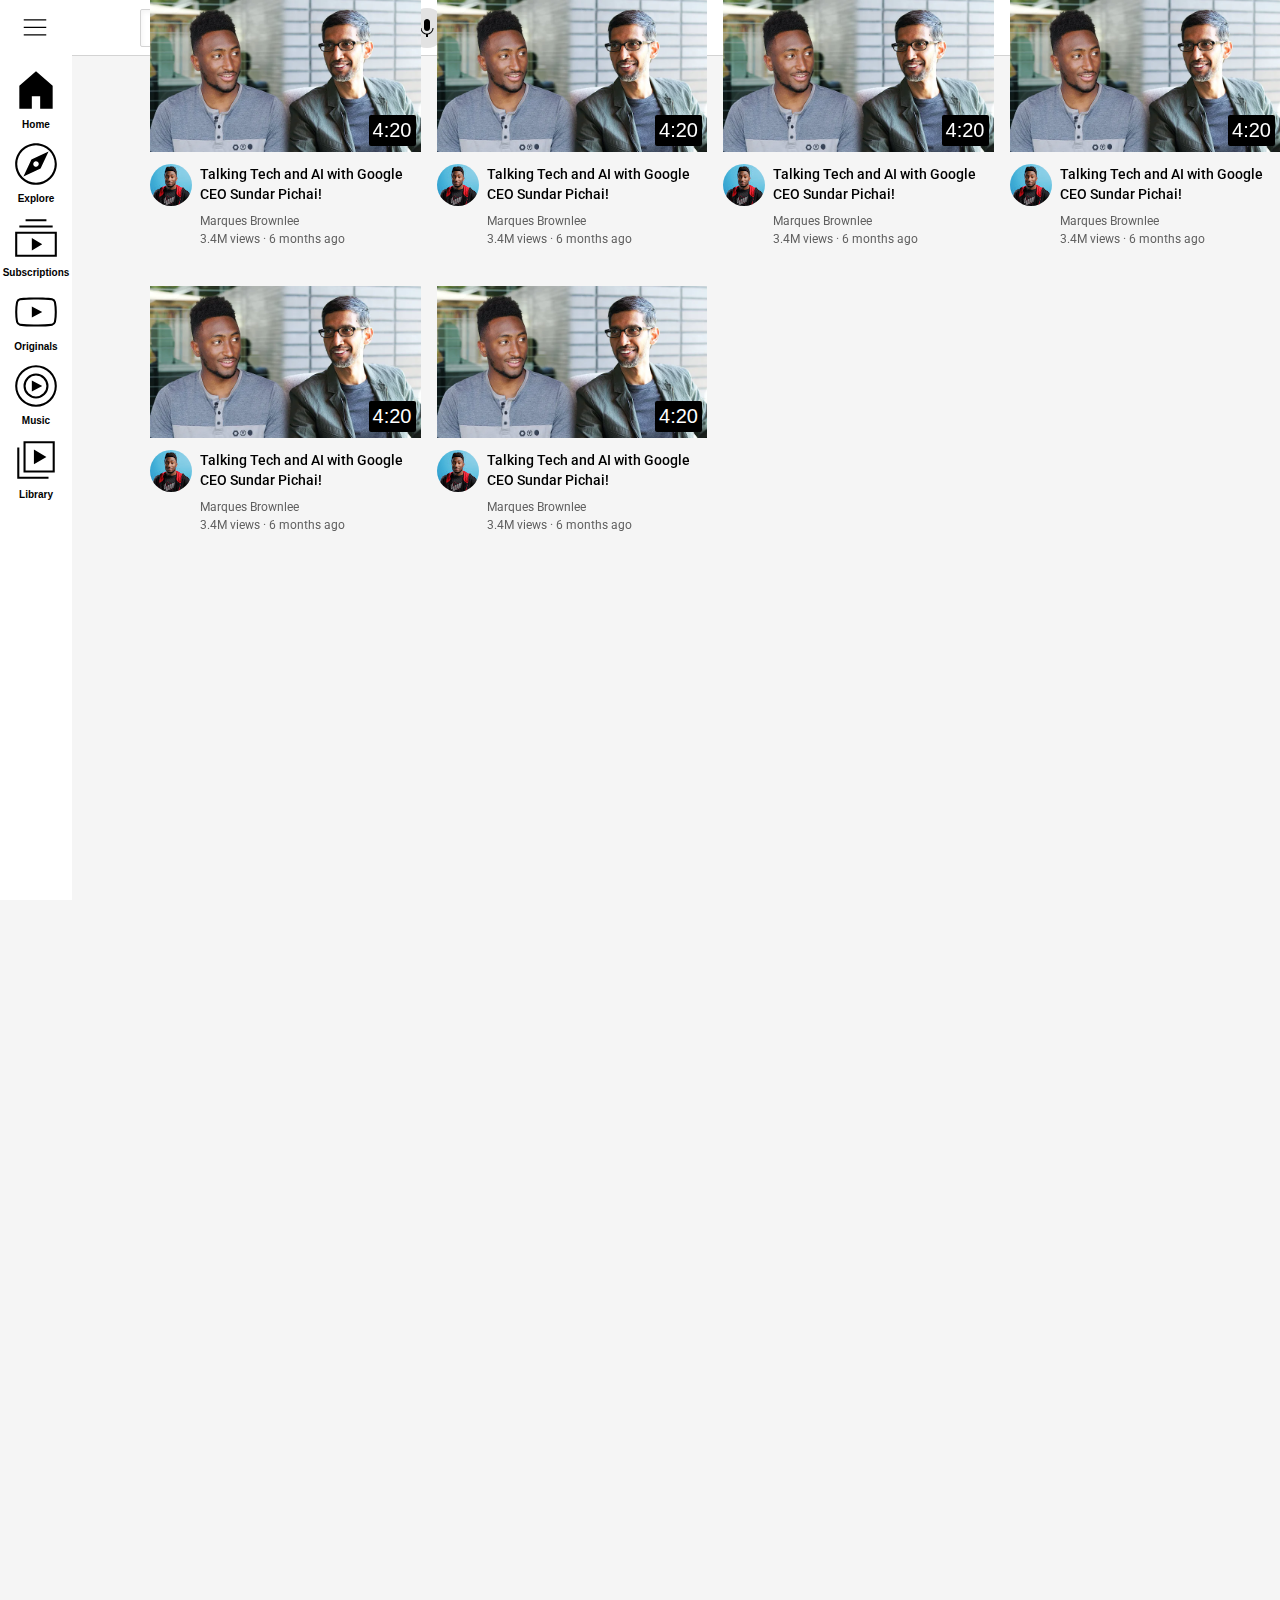
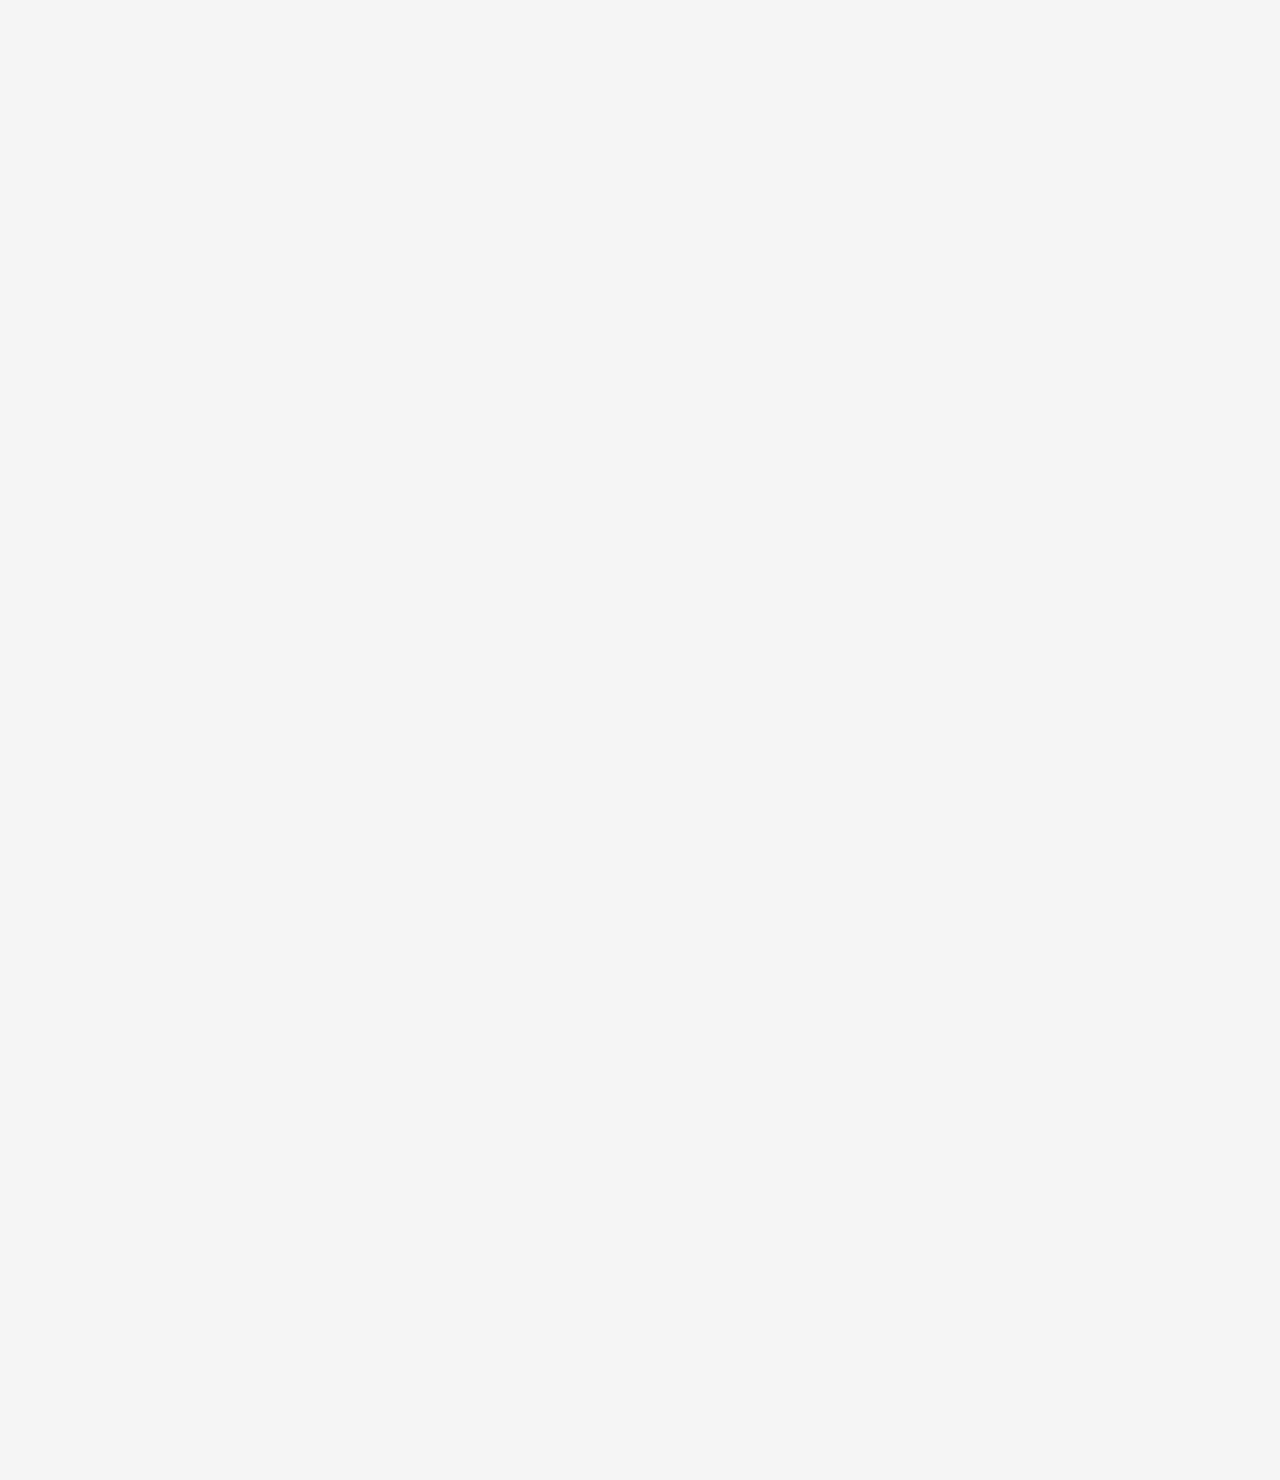
<file: index.html>
<!DOCTYPE html>
<html>
  <head>
    <title>Matts YouTube Clone Project</title>
    <link rel="preconnect" href="https://fonts.googleapis.com">
    <link rel="preconnect" href="https://fonts.gstatic.com" crossorigin>
    <link href="https://fonts.googleapis.com/css2?family=Roboto:wght@400;700&display=swap" rel="stylesheet">
    <link rel="stylesheet" href="styles/general.css">
    <link rel="stylesheet" href="styles/header.css">
    <link rel="stylesheet" href="styles/video.css">
    <link rel="stylesheet" href="styles/sidebar.css">

  </head>
    
  <body>
    <div class="header">
      <div class="left-section"> 
        <img
        class="hamburger-menu" 
        src="icons/hamburger-menu.svg"> 

        <div class="sidebar">
          <div class="sidebar-link"><img src="sidebaricons/home.svg"><div>Home</div></div>
          <div class="sidebar-link"><img src="sidebaricons/explore.svg"><div>Explore</div></div>
          <div class="sidebar-link"><img src="sidebaricons/subscriptions.svg"><div>Subscriptions</div></div>
          <div class="sidebar-link"><img src="sidebaricons/originals.svg"><div>Originals</div></div>
          <div class="sidebar-link"><img src="sidebaricons/youtube-music.svg"><div>Music</div></div>
          <div class="sidebar-link"><img src="sidebaricons/library.svg"><div>Library</div></div>
        </div>
      
      
      <div class="middle-section"><input class="search-bar" type="text" placeholder="Search">
          <button class="search-button" ><img class="search-icon"src="icons/search.svg"><div class="tooltip">Search</div></button>
          <button class="voice-search-button"><img class="voice-search-icon"src="icons/voice-search-icon.svg"><div class="tooltip">Search with your voice</div></button>
      </div>
      
      <div class="right-section">
        <div class="upload-icon-container"><img class="upload-icon"src="icons/upload.svg"><div class="tooltip">Create</div></div>
        <div class=apps-icon-container><img class="youtube-apps-icon" src="icons/youtube-apps.svg"><div class="tooltip">Apps</div></div>
        <div class="notifications-icon-container"><img class="notifications-icon" src="icons/notifications.svg"><div class="tooltip">Notifications</div><div class="notifications-count">3</div></div>
        <div class="current-user-picture-container"><img class="current-user-picture" src="channelpictures/my-channel.jpeg"><div class="tooltip">Current User</div></div>

      </div>
      </div>
      
    

      <div class="video-grid">
        <div class="video-preview">
        <div class="thumbnail-row"><img class="thumbnail" src="thumbnails/thumbnail-1 (1).webp"><div class="video-time">4:20</div></div>
          <div class="video-info-grid">
          <div class="channel-picture"><img class="profile-picture" src="channelpictures/channel-1.jpeg">  </div>
            <div class="video-info">                  
              <p class="video-title">Talking Tech and AI with Google CEO Sundar Pichai!</p>
              <p class="video-author">Marques Brownlee</p>
              <p class="video-stats">3.4M views &#183; 6 months ago</p>
            </div>
          </div>
        </div>
        
  
                
        <div class="video-preview">
          <div class="thumbnail-row"><img class="thumbnail" src="thumbnails/thumbnail-1 (1).webp"><div class="video-time">4:20</div></div>
          <div class="video-info-grid">
            <div class="channel-picture"><img class="profile-picture" src="channelpictures/channel-1.jpeg">  </div>
            <div class="video-info">                  
              <p class="video-title">Talking Tech and AI with Google CEO Sundar Pichai!</p>
              <p class="video-author">Marques Brownlee</p>
              <p class="video-stats">3.4M views &#183; 6 months ago</p>
            </div>
          </div>
        </div>
  
                
        <div class="video-preview">
          <div class="thumbnail-row"><img class="thumbnail" src="thumbnails/thumbnail-1 (1).webp"><div class="video-time">4:20</div></div>
          <div class="video-info-grid">
            <div class="channel-picture"><img class="profile-picture" src="channelpictures/channel-1.jpeg">  </div>
            <div class="video-info">                  
              <p class="video-title">Talking Tech and AI with Google CEO Sundar Pichai!</p>
              <p class="video-author">Marques Brownlee</p>
              <p class="video-stats">3.4M views &#183; 6 months ago</p>
            </div>
          </div>
        </div>
  
                
        <div class="video-preview">
          <div class="thumbnail-row"><img class="thumbnail" src="thumbnails/thumbnail-1 (1).webp"><div class="video-time">4:20</div></div>
          <div class="video-info-grid">
            <div class="channel-picture"><img class="profile-picture" src="channelpictures/channel-1.jpeg">  </div>
            <div class="video-info">                  
              <p class="video-title">Talking Tech and AI with Google CEO Sundar Pichai!</p>
              <p class="video-author">Marques Brownlee</p>
              <p class="video-stats">3.4M views &#183; 6 months ago</p>
            </div>
          </div>
        </div>
  
                
        <div class="video-preview">
          <div class="thumbnail-row"><img class="thumbnail" src="thumbnails/thumbnail-1 (1).webp"><div class="video-time">4:20</div></div>
          <div class="video-info-grid">
            <div class="channel-picture"><img class="profile-picture" src="channelpictures/channel-1.jpeg">  </div>
            <div class="video-info">                  
              <p class="video-title">Talking Tech and AI with Google CEO Sundar Pichai!</p>
              <p class="video-author">Marques Brownlee</p>
              <p class="video-stats">3.4M views &#183; 6 months ago</p>
            </div>
          </div>
        </div>
  
                
        <div class="video-preview">
          <div class="thumbnail-row"><img class="thumbnail" src="thumbnails/thumbnail-1 (1).webp"><div class="video-time">4:20</div></div>
          <div class="video-info-grid">
            <div class="channel-picture"><img class="profile-picture" src="channelpictures/channel-1.jpeg">  </div>
            <div class="video-info">                  
              <p class="video-title">Talking Tech and AI with Google CEO Sundar Pichai!</p>
              <p class="video-author">Marques Brownlee</p>
              <p class="video-stats">3.4M views &#183; 6 months ago</p>
            </div>
          </div>
        </div>


      </div>

    </body>
</html>
</file>
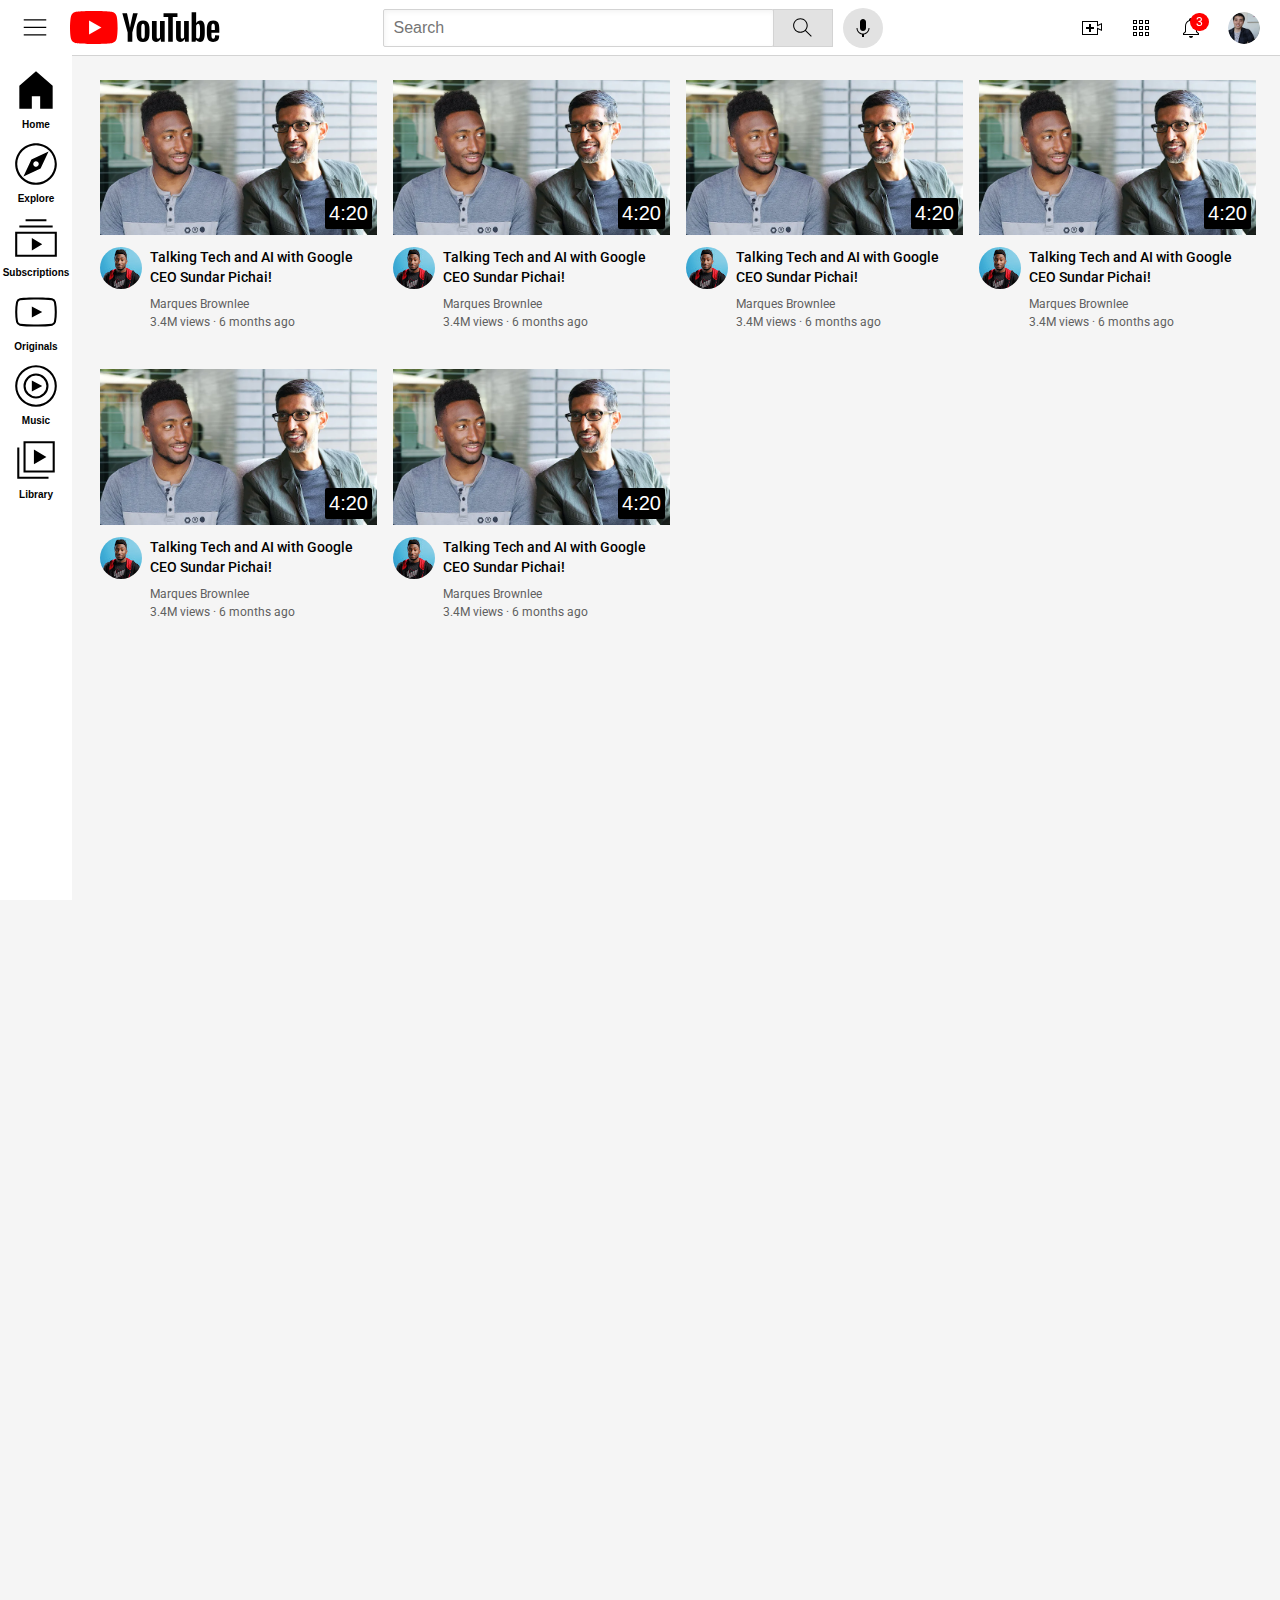
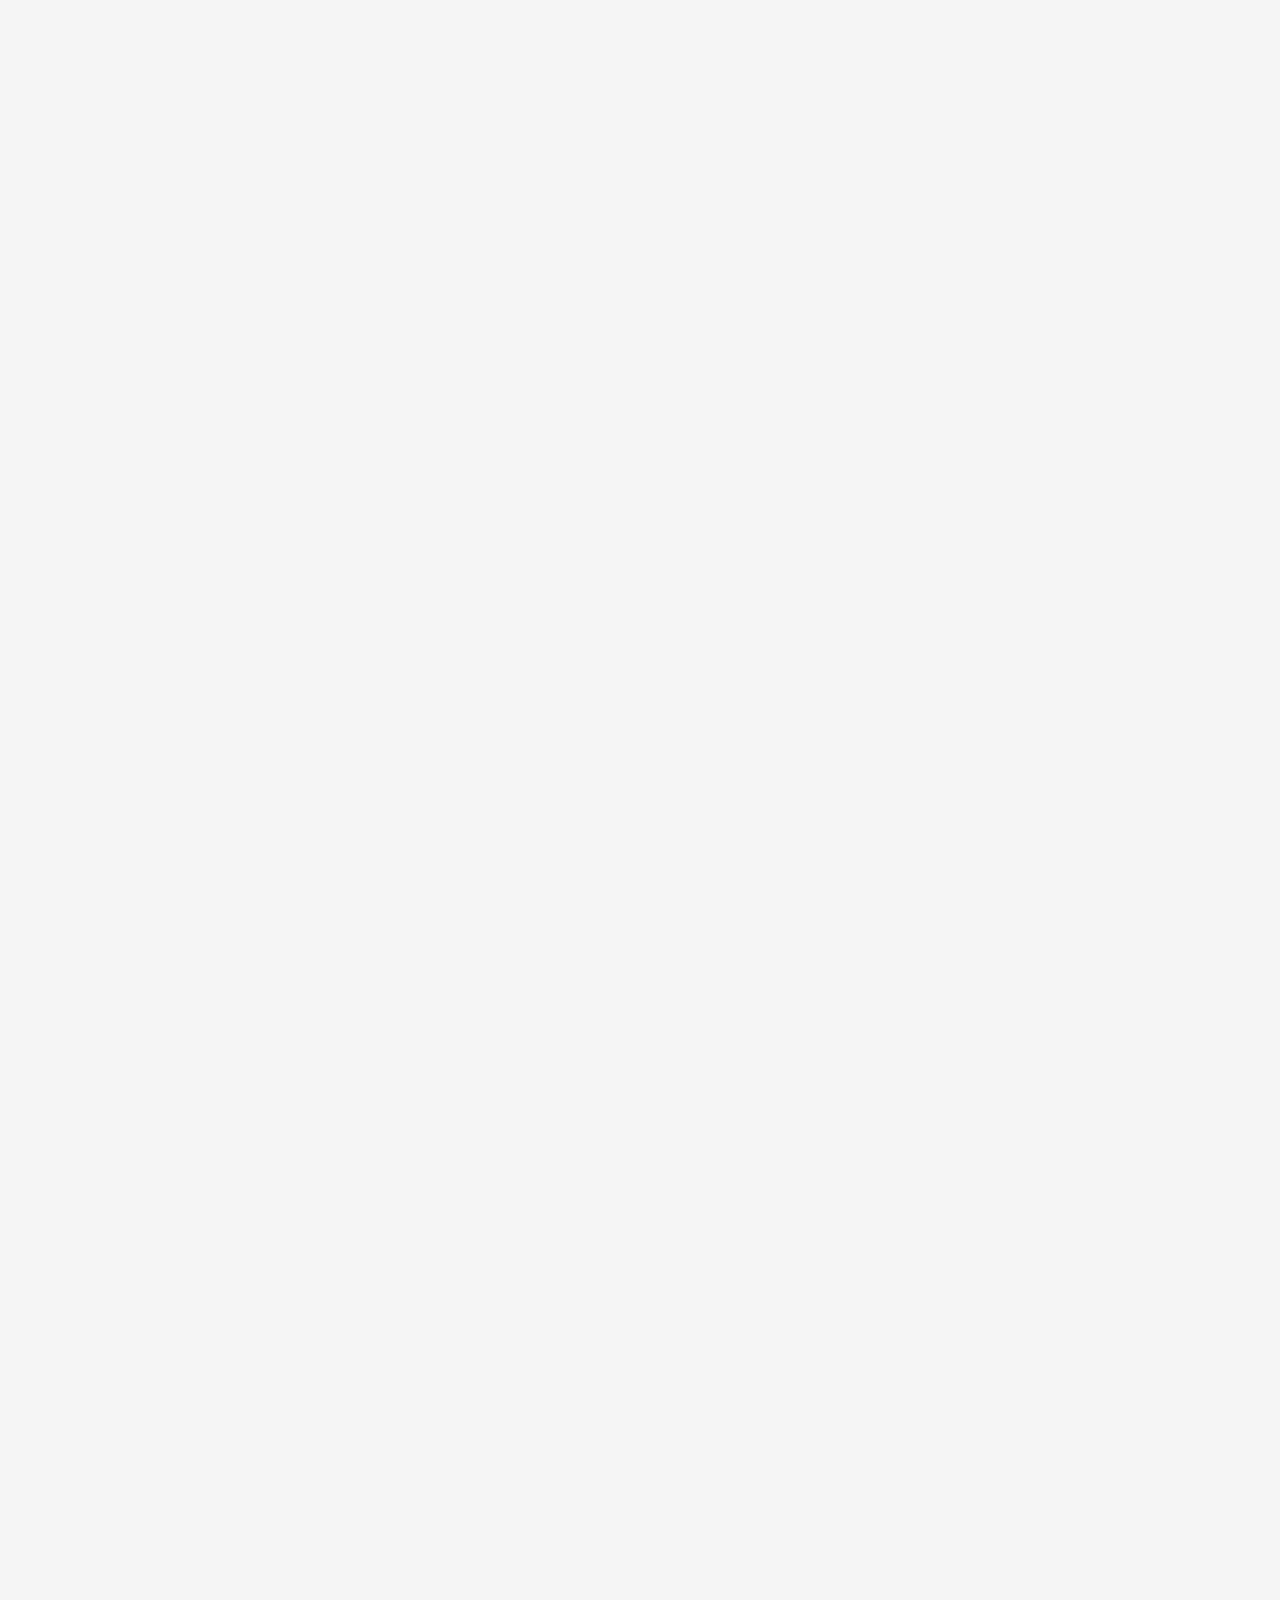
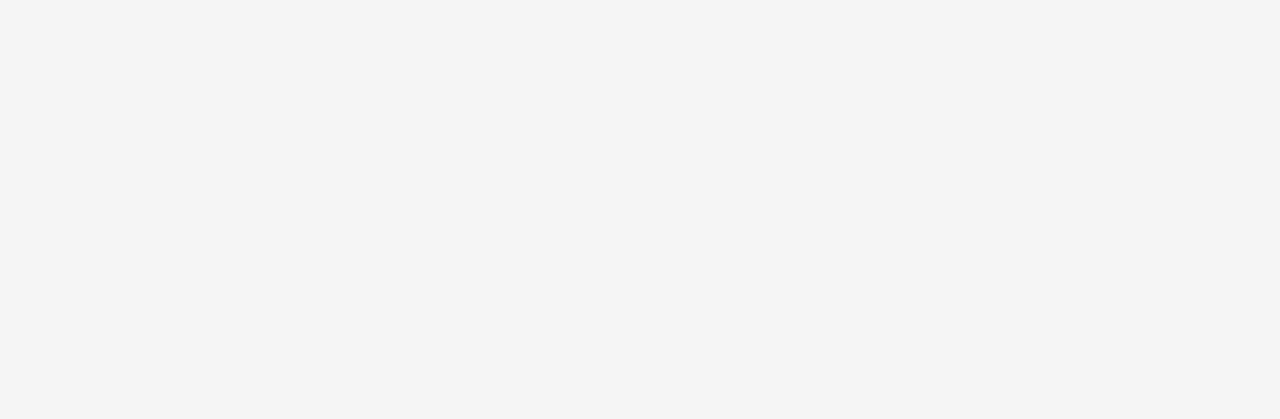
<file: youtube.html>
<!DOCTYPE html>
<html>
  <head>
    <title>Matts YouTube Clone Project</title>
    <link rel="preconnect" href="https://fonts.googleapis.com">
    <link rel="preconnect" href="https://fonts.gstatic.com" crossorigin>
    <link href="https://fonts.googleapis.com/css2?family=Roboto:wght@400;700&display=swap" rel="stylesheet">
    <link rel="stylesheet" href="styles/general.css">
    <link rel="stylesheet" href="styles/header.css">
    <link rel="stylesheet" href="styles/video.css">
    <link rel="stylesheet" href="styles/sidebar.css">

  </head>
    
  <body>
    <div class="header">
      <div class="left-section"> 
        <img
        class="hamburger-menu" 
        src="icons/hamburger-menu.svg"> 
        <img 
        class="youtube-logo"
        src="icons/youtube-logo.svg"></div>


        <div class="sidebar">
          <div class="sidebar-link"><img src="sidebaricons/home.svg"><div>Home</div></div>
          <div class="sidebar-link"><img src="sidebaricons/explore.svg"><div>Explore</div></div>
          <div class="sidebar-link"><img src="sidebaricons/subscriptions.svg"><div>Subscriptions</div></div>
          <div class="sidebar-link"><img src="sidebaricons/originals.svg"><div>Originals</div></div>
          <div class="sidebar-link"><img src="sidebaricons/youtube-music.svg"><div>Music</div></div>
          <div class="sidebar-link"><img src="sidebaricons/library.svg"><div>Library</div></div>
        </div>
      
      
      <div class="middle-section"><input class="search-bar" type="text" placeholder="Search">
          <button class="search-button" ><img class="search-icon"src="icons/search.svg"><div class="tooltip">Search</div></button>
          <button class="voice-search-button"><img class="voice-search-icon"src="icons/voice-search-icon.svg"><div class="tooltip">Search with your voice</div></button>
      </div>
      
      <div class="right-section">
        <div class="upload-icon-container"><img class="upload-icon"src="icons/upload.svg"><div class="tooltip">Create</div></div>
        <div class=apps-icon-container><img class="youtube-apps-icon" src="icons/youtube-apps.svg"><div class="tooltip">Apps</div></div>
        <div class="notifications-icon-container"><img class="notifications-icon" src="icons/notifications.svg"><div class="tooltip">Notifications</div><div class="notifications-count">3</div></div>
        <div class="current-user-picture-container"><img class="current-user-picture" src="channelpictures/my-channel.jpeg"><div class="tooltip">Current User</div></div>

      </div>
      </div>
      
    

      <div class="video-grid">
        <div class="video-preview">
        <div class="thumbnail-row"><img class="thumbnail" src="thumbnails/thumbnail-1 (1).webp"><div class="video-time">4:20</div></div>
          <div class="video-info-grid">
          <div class="channel-picture"><img class="profile-picture" src="channelpictures/channel-1.jpeg">  </div>
            <div class="video-info">                  
              <p class="video-title">Talking Tech and AI with Google CEO Sundar Pichai!</p>
              <p class="video-author">Marques Brownlee</p>
              <p class="video-stats">3.4M views &#183; 6 months ago</p>
            </div>
          </div>
        </div>
        
  
                
        <div class="video-preview">
          <div class="thumbnail-row"><img class="thumbnail" src="thumbnails/thumbnail-1 (1).webp"><div class="video-time">4:20</div></div>
          <div class="video-info-grid">
            <div class="channel-picture"><img class="profile-picture" src="channelpictures/channel-1.jpeg">  </div>
            <div class="video-info">                  
              <p class="video-title">Talking Tech and AI with Google CEO Sundar Pichai!</p>
              <p class="video-author">Marques Brownlee</p>
              <p class="video-stats">3.4M views &#183; 6 months ago</p>
            </div>
          </div>
        </div>
  
                
        <div class="video-preview">
          <div class="thumbnail-row"><img class="thumbnail" src="thumbnails/thumbnail-1 (1).webp"><div class="video-time">4:20</div></div>
          <div class="video-info-grid">
            <div class="channel-picture"><img class="profile-picture" src="channelpictures/channel-1.jpeg">  </div>
            <div class="video-info">                  
              <p class="video-title">Talking Tech and AI with Google CEO Sundar Pichai!</p>
              <p class="video-author">Marques Brownlee</p>
              <p class="video-stats">3.4M views &#183; 6 months ago</p>
            </div>
          </div>
        </div>
  
                
        <div class="video-preview">
          <div class="thumbnail-row"><img class="thumbnail" src="thumbnails/thumbnail-1 (1).webp"><div class="video-time">4:20</div></div>
          <div class="video-info-grid">
            <div class="channel-picture"><img class="profile-picture" src="channelpictures/channel-1.jpeg">  </div>
            <div class="video-info">                  
              <p class="video-title">Talking Tech and AI with Google CEO Sundar Pichai!</p>
              <p class="video-author">Marques Brownlee</p>
              <p class="video-stats">3.4M views &#183; 6 months ago</p>
            </div>
          </div>
        </div>
  
                
        <div class="video-preview">
          <div class="thumbnail-row"><img class="thumbnail" src="thumbnails/thumbnail-1 (1).webp"><div class="video-time">4:20</div></div>
          <div class="video-info-grid">
            <div class="channel-picture"><img class="profile-picture" src="channelpictures/channel-1.jpeg">  </div>
            <div class="video-info">                  
              <p class="video-title">Talking Tech and AI with Google CEO Sundar Pichai!</p>
              <p class="video-author">Marques Brownlee</p>
              <p class="video-stats">3.4M views &#183; 6 months ago</p>
            </div>
          </div>
        </div>
  
                
        <div class="video-preview">
          <div class="thumbnail-row"><img class="thumbnail" src="thumbnails/thumbnail-1 (1).webp"><div class="video-time">4:20</div></div>
          <div class="video-info-grid">
            <div class="channel-picture"><img class="profile-picture" src="channelpictures/channel-1.jpeg">  </div>
            <div class="video-info">                  
              <p class="video-title">Talking Tech and AI with Google CEO Sundar Pichai!</p>
              <p class="video-author">Marques Brownlee</p>
              <p class="video-stats">3.4M views &#183; 6 months ago</p>
            </div>
          </div>
        </div>


      </div>

    </body>
</html>
</file>
<file: styles/general.css>
p {
  font-family: Roboto, Arial;
  margin-top: 0;
  margin-bottom: 0;
}

body {
  font-family: arial;
  margin: 0;
  padding-top: 80px;
  padding-left: 100px;
  padding-right: 24px;
  margin-bottom: 3000px;
  background-color: rgb(245, 245, 245);
}
</file>
<file: styles/header.css>
.header {
  height: 55px;
  display: flex;
  flex-direction: row;
  justify-content: space-between;
  position: fixed;
  top: 0;
  left: 0;
  right: 0;
  background-color: white;
  border-bottom: 1px;
  border-bottom-style: solid;
  border-color: lightgray;
  z-index: 100;
}

.left-section {
  width: 150px;
  align-items: center;
  display: flex;
}

.hamburger-menu{
  height: 30px;
  margin-left: 20px;
  margin-right: 20px;
}

.youtube-menu{
  height: 20px;
}



.middle-section {
  flex: 1;
  margin-left: 70px;
  margin-right: 35px;
  max-width: 500px;
  align-items: center;
  display: flex;
  width: 0;
  
}

.search-bar{
  flex: 1;
  height: 34px;
  padding-left: 10px;
  font-size: 16px;
  border-width: 1px;
  border-style: solid;
  border-color: lightgrey;
  border-radius: 2px;
  box-shadow: inset 1px 2px 5px rgba(0, 0, 0, 0.05);
}

.search-bar::placeholder{
  font-family: Roboto, Arial,;
  font-size: 16px;
}

.search-button{
  height: 38px;
  width: 60px;
  background-color: rgb(226, 226, 226);
  border-width: 1px;
  border-style: solid;
  border-color: lightgray;
  margin-left: -1px;
  margin-right: 10px;
  position: relative;
}

.search-icon{
  height: 25px;
}

.voice-search-button{
  height: 40px;
  width: 40px;
  border: none;
  border-radius: 20px;
  background-color: rgb(226, 226, 226);
}

.voice-search-icon{
  height: 24px;
  background-color: rgb(226, 226, 226);
}



.right-section {
  width: 180px;
  margin-right: 20px;
  align-items: center;
  display: flex;
  justify-content: space-between;
  flex-shrink: 0;
}

.upload-icon{
  height: 24px;
}

.youtube-apps-icon{
  height: 24px;
}

.notifications-icon{
  height: 24px;
}

.notifications-icon-container{
  position: relative;
}

.notifications-count{
  position: absolute;
  top: -3px;
  right: -6px;
  background-color: red;
  color: white;
  font-family: Arial;
  font-size: 12px;
  padding-left: 6px;
  padding-right: 6px;
  padding-bottom: 2px;
  padding-top: 2px;
  border-radius: 10px;

}

.current-user-picture{
  height: 32px;
  border-radius: 16px;
}

.search-button .tooltip,
.voice-search-button .tooltip,
.upload-icon-container .tooltip,
.apps-icon-container .tooltip,
.notifications-icon-container .tooltip,
.current-user-picture-container .tooltip{
  font-family: arial;
  position: absolute;
  background-color: grey;
  color: white;
  padding-top: 4px;
  padding-bottom: 4px;
  padding-right: 8px;
  padding-left: 8px;
  border-radius: 2px;
  font-size: 12px;
  bottom: -30px;
  opacity: 0;
  transition: opacity 0.2s;
  pointer-events: none;
  white-space: nowrap;
}

.search-button:hover .tooltip,
.voice-search-button:hover .tooltip,
.upload-icon-container:hover .tooltip,
.apps-icon-container:hover .tooltip,
.notifications-icon-container:hover .tooltip,
.current-user-picture-container:hover .tooltip{
  opacity: 1;
}

.search-button, 
.voice-search-button,
.upload-icon-container,
.apps-icon-container,
.notifications-icon-container,
.current-user-picture-container{
  display: flex;
  position: relative;
  cursor: pointer;
  justify-content: center;
  align-items: center;

}
</file>
<file: styles/video.css>
.thumbnail {
  width: 100%;
}

.video-title {
  margin-top: 0;
  font-size: 14px;
  font-weight: 500;
  line-height: 20px;
  margin-bottom: 10px;
}

.video-info-grid {
  display: grid;
  grid-template-columns: 50px 1fr;
}

.profile-picture {
  width: 42px;
  border-radius: 50px;
}

.thumbnail-row {
  margin-bottom: 8px;
  position: relative;
}

.video-author,
.video-stats {
  font-size: 12px;
  color: rgb(96, 96, 96);
}

.video-author {
  margin-bottom: 4px;
}

.video-grid {
  display: grid;
  grid-template-columns: 1fr 1fr 1fr;
  column-gap: 16px;
  row-gap: 40px;
}

@media (max-width: 1250px) {
.video-grid{
  grid-template-columns: 1fr 1fr;
}

}

@media (min-width: 751px) and (max-width: 999px){}

@media (min-width: 1000px){
  .video-grid{
    grid-template-columns: 1fr 1fr 1fr 1fr;
  }
  
}


.video-time{
  background-color: black;
  color: white;
  position: absolute;
  bottom: 10px;
  right: 5px;
  border-radius: 2px;
  font-family: arial;
  font-size: 20px;
  font-weight: 500;
  padding: 4px;

}
</file>
<file: styles/sidebar.css>
.sidebar{
  position: fixed;
  left: 0;
  bottom: 0;
  top: 55px;
  background-color: white;
  width: 72px;
  z-index: 101;
  padding-top: 5px;
}

.sidebar-link{
  height: 74px;
  display: flex;
  justify-content: center;
  align-items: center;
  flex-direction: column;
  cursor: pointer;
}

.sidebar-link:hover{
  background-color: lightgray;
}

.sidebar-link img{
  height: 50px;
  margin-bottom: 4px;
}

.sidebar-link div{
  font-family: arial;
  font-size: 10px;
  font-weight: bold;
}
</file>
